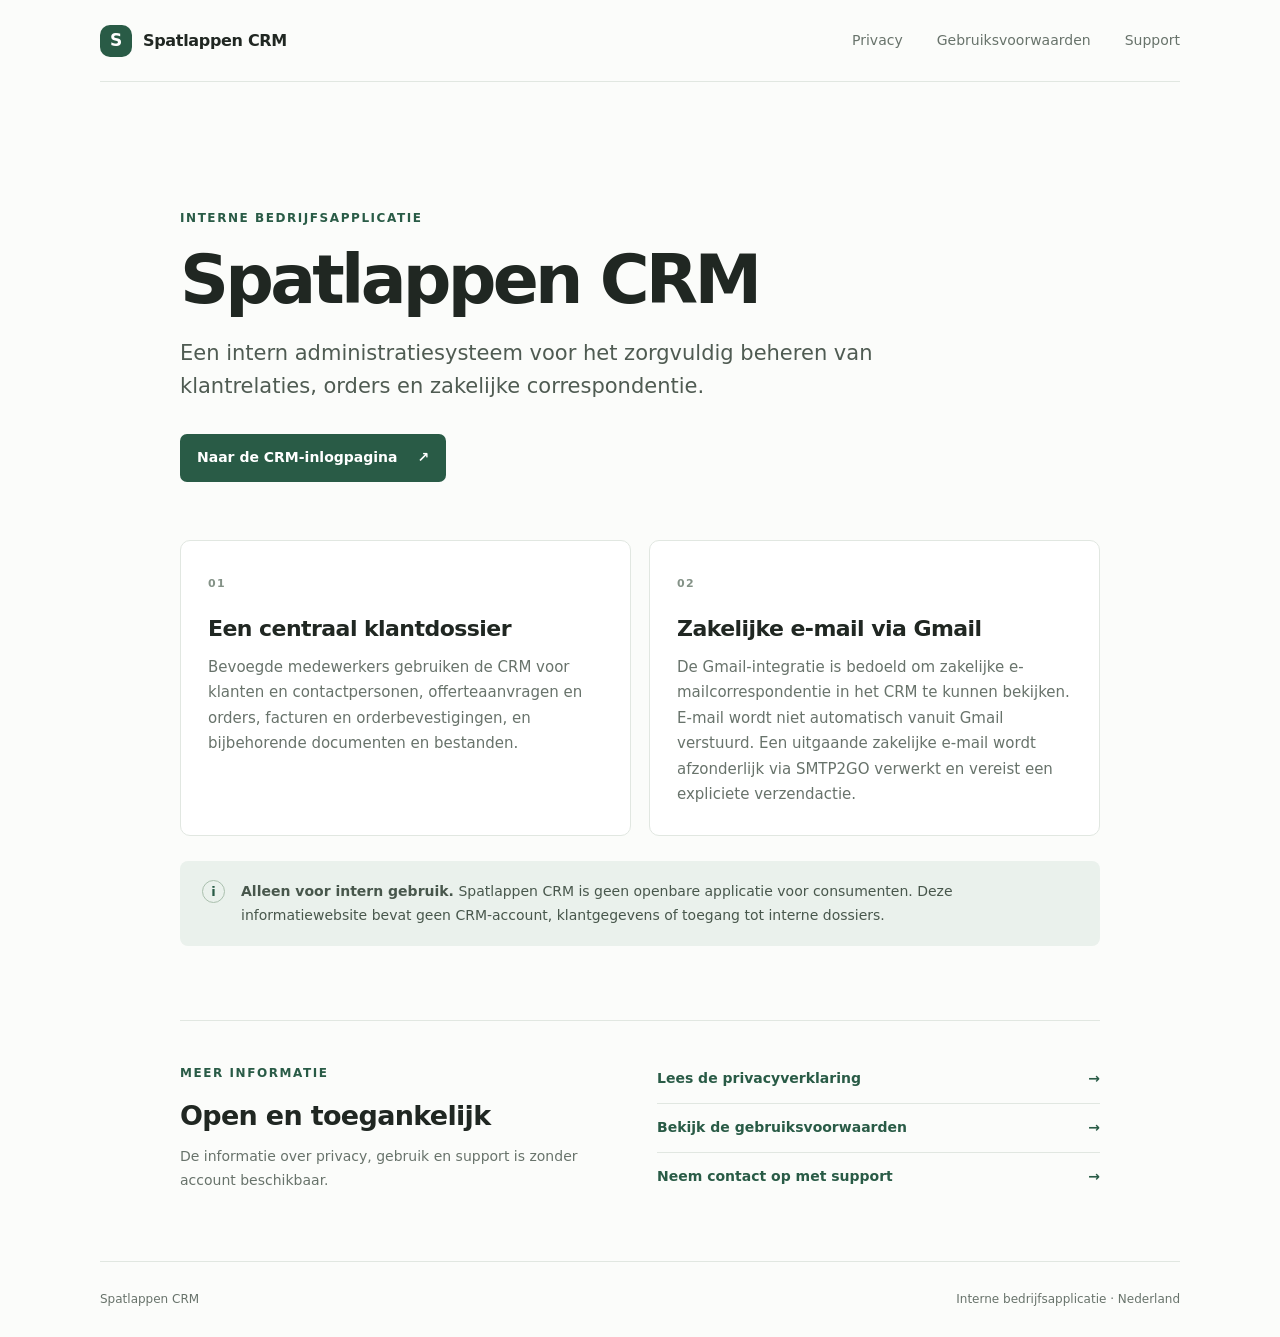
<file: index.html>
<!doctype html>
<html lang="nl">
<head>
  <meta charset="utf-8">
  <meta name="viewport" content="width=device-width, initial-scale=1">
  <meta name="robots" content="noindex, nofollow, noarchive">
  <meta name="googlebot" content="noindex, nofollow">
  <meta name="description" content="Informatie over Spatlappen CRM en de Gmail-integratie.">
  <title>Spatlappen CRM</title>
  <link rel="stylesheet" href="./assets/style.css">
</head>
<body>
  <header class="site-header">
    <a class="brand" href="./" aria-label="Spatlappen CRM — home"><span class="brand-mark" aria-hidden="true">S</span> Spatlappen CRM</a>
    <nav aria-label="Hoofdnavigatie">
      <a href="./privacy/">Privacy</a>
      <a href="./terms/">Gebruiksvoorwaarden</a>
      <a href="./support/">Support</a>
    </nav>
  </header>
  <main>
    <section class="hero">
      <p class="eyebrow">Interne bedrijfsapplicatie</p>
      <h1>Spatlappen CRM</h1>
      <p class="lead">Een intern administratiesysteem voor het zorgvuldig beheren van klantrelaties, orders en zakelijke correspondentie.</p>
      <a class="button" href="https://spatlappen-crm.pages.dev/">Naar de CRM-inlogpagina <span aria-hidden="true">↗</span></a>
    </section>
    <section class="content-grid" aria-label="Over de CRM">
      <article class="card">
        <span class="card-number">01</span>
        <h2>Een centraal klantdossier</h2>
        <p>Bevoegde medewerkers gebruiken de CRM voor klanten en contactpersonen, offerteaanvragen en orders, facturen en orderbevestigingen, en bijbehorende documenten en bestanden.</p>
      </article>
      <article class="card">
        <span class="card-number">02</span>
        <h2>Zakelijke e-mail via Gmail</h2>
        <p>De Gmail-integratie is bedoeld om zakelijke e-mailcorrespondentie in het CRM te kunnen bekijken. E-mail wordt niet automatisch vanuit Gmail verstuurd. Een uitgaande zakelijke e-mail wordt afzonderlijk via SMTP2GO verwerkt en vereist een expliciete verzendactie.</p>
      </article>
    </section>
    <aside class="notice">
      <span class="notice-icon" aria-hidden="true">i</span>
      <p><strong>Alleen voor intern gebruik.</strong> Spatlappen CRM is geen openbare applicatie voor consumenten. Deze informatiewebsite bevat geen CRM-account, klantgegevens of toegang tot interne dossiers.</p>
    </aside>
    <section class="link-panel">
      <div>
        <p class="eyebrow">Meer informatie</p>
        <h2>Open en toegankelijk</h2>
        <p>De informatie over privacy, gebruik en support is zonder account beschikbaar.</p>
      </div>
      <ul class="link-list">
        <li><a href="./privacy/">Lees de privacyverklaring <span aria-hidden="true">→</span></a></li>
        <li><a href="./terms/">Bekijk de gebruiksvoorwaarden <span aria-hidden="true">→</span></a></li>
        <li><a href="./support/">Neem contact op met support <span aria-hidden="true">→</span></a></li>
      </ul>
    </section>
  </main>
  <footer class="site-footer">
    <span>Spatlappen CRM</span>
    <span>Interne bedrijfsapplicatie · Nederland</span>
  </footer>
</body>
</html>
</file>
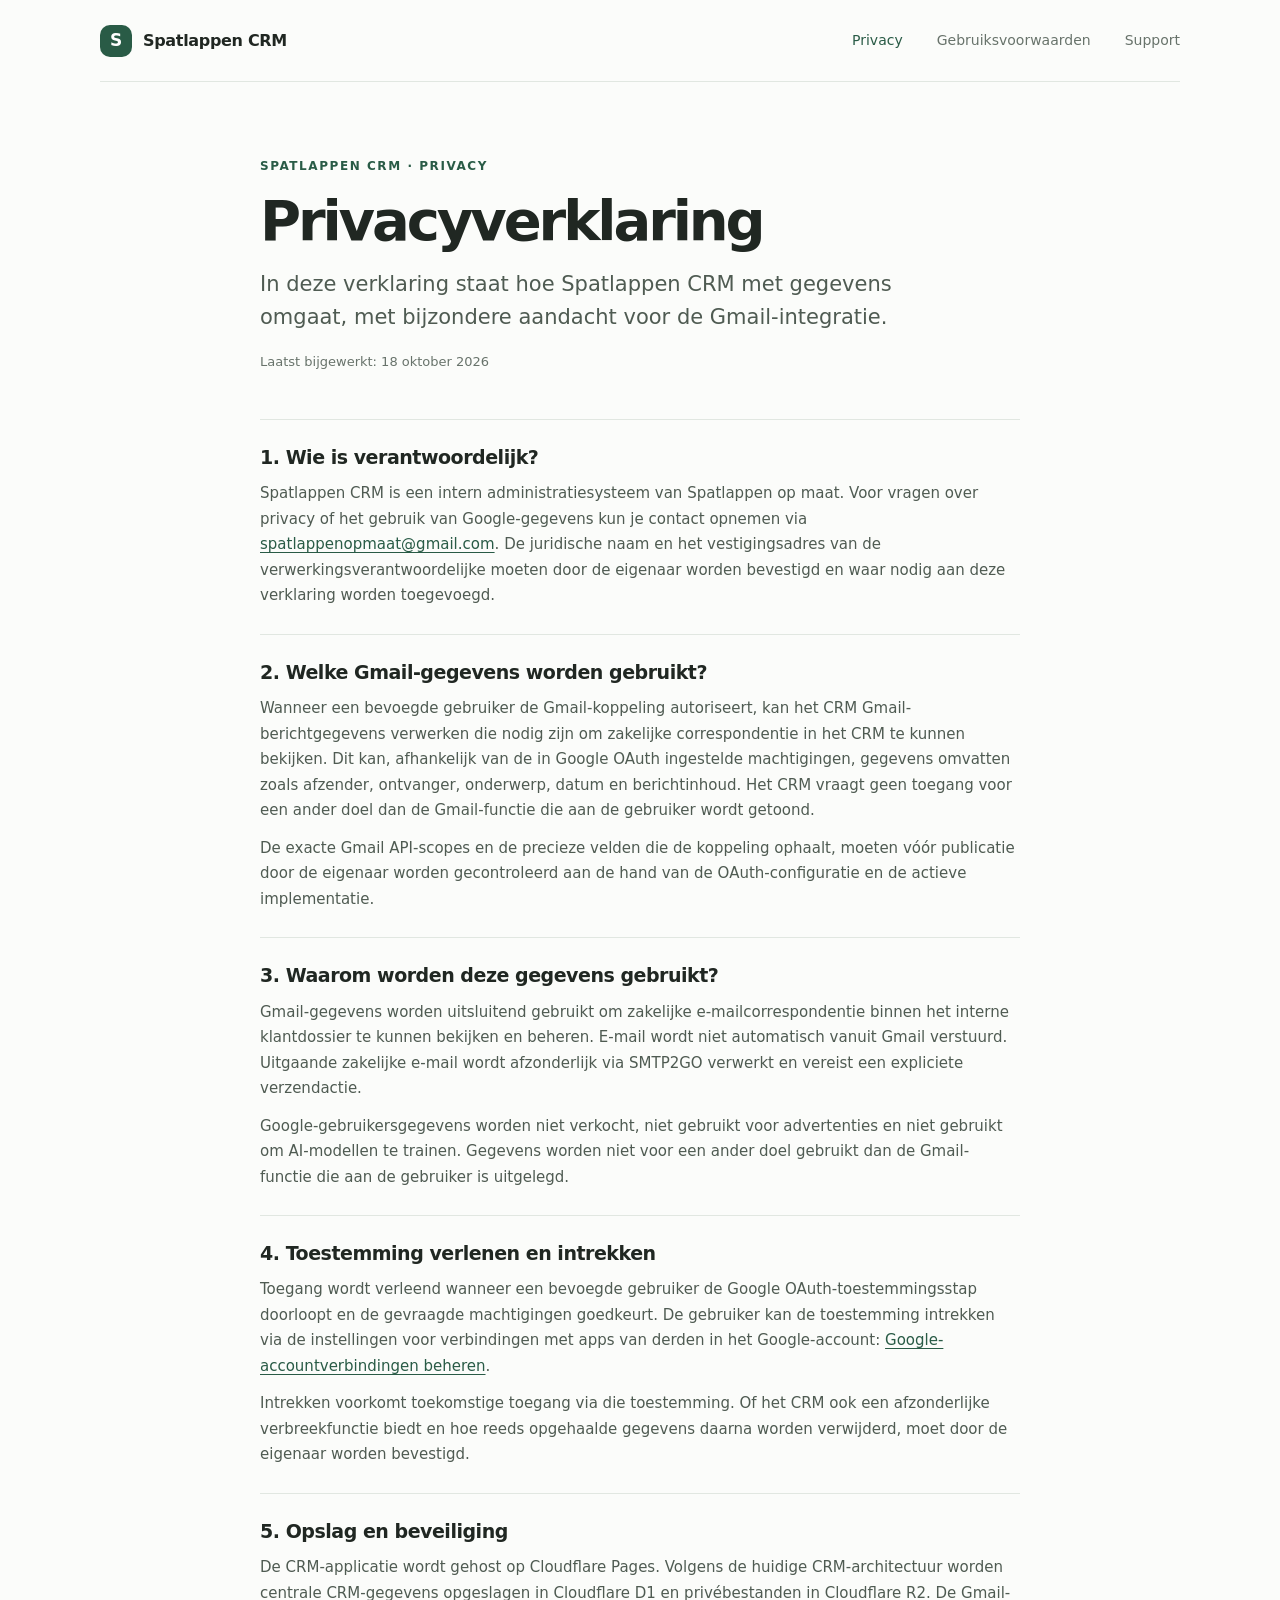
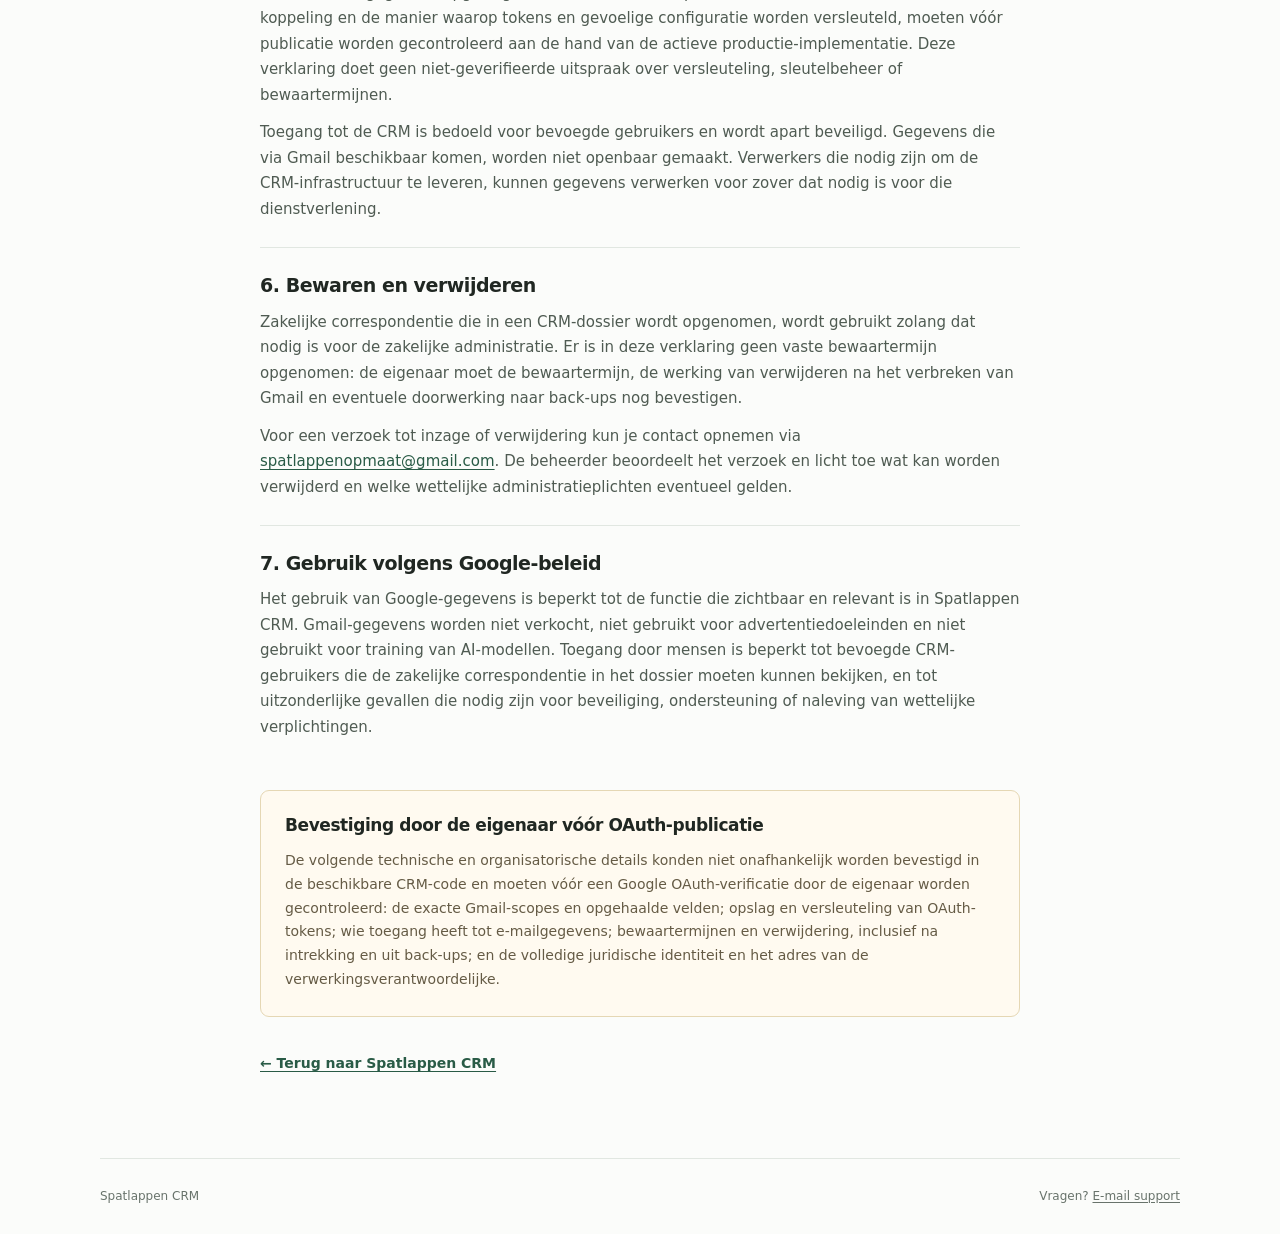
<file: privacy/index.html>
<!doctype html>
<html lang="nl">
<head>
  <meta charset="utf-8">
  <meta name="viewport" content="width=device-width, initial-scale=1">
  <meta name="robots" content="noindex, nofollow, noarchive">
  <meta name="googlebot" content="noindex, nofollow">
  <meta name="description" content="Privacyverklaring voor Spatlappen CRM en de Gmail-integratie.">
  <title>Privacyverklaring — Spatlappen CRM</title>
  <link rel="stylesheet" href="../assets/style.css">
</head>
<body>
  <header class="site-header">
    <a class="brand" href="../" aria-label="Spatlappen CRM — home"><span class="brand-mark" aria-hidden="true">S</span> Spatlappen CRM</a>
    <nav aria-label="Hoofdnavigatie">
      <a aria-current="page" href="./">Privacy</a>
      <a href="../terms/">Gebruiksvoorwaarden</a>
      <a href="../support/">Support</a>
    </nav>
  </header>
  <main class="document">
    <p class="eyebrow">Spatlappen CRM · Privacy</p>
    <h1>Privacyverklaring</h1>
    <p class="lead">In deze verklaring staat hoe Spatlappen CRM met gegevens omgaat, met bijzondere aandacht voor de Gmail-integratie.</p>
    <p class="updated">Laatst bijgewerkt: 18 oktober 2026</p>

    <section>
      <h2>1. Wie is verantwoordelijk?</h2>
      <p>Spatlappen CRM is een intern administratiesysteem van Spatlappen op maat. Voor vragen over privacy of het gebruik van Google-gegevens kun je contact opnemen via <a href="mailto:spatlappenopmaat@gmail.com">spatlappenopmaat@gmail.com</a>. De juridische naam en het vestigingsadres van de verwerkingsverantwoordelijke moeten door de eigenaar worden bevestigd en waar nodig aan deze verklaring worden toegevoegd.</p>
    </section>
    <section>
      <h2>2. Welke Gmail-gegevens worden gebruikt?</h2>
      <p>Wanneer een bevoegde gebruiker de Gmail-koppeling autoriseert, kan het CRM Gmail-berichtgegevens verwerken die nodig zijn om zakelijke correspondentie in het CRM te kunnen bekijken. Dit kan, afhankelijk van de in Google OAuth ingestelde machtigingen, gegevens omvatten zoals afzender, ontvanger, onderwerp, datum en berichtinhoud. Het CRM vraagt geen toegang voor een ander doel dan de Gmail-functie die aan de gebruiker wordt getoond.</p>
      <p>De exacte Gmail API-scopes en de precieze velden die de koppeling ophaalt, moeten vóór publicatie door de eigenaar worden gecontroleerd aan de hand van de OAuth-configuratie en de actieve implementatie.</p>
    </section>
    <section>
      <h2>3. Waarom worden deze gegevens gebruikt?</h2>
      <p>Gmail-gegevens worden uitsluitend gebruikt om zakelijke e-mailcorrespondentie binnen het interne klantdossier te kunnen bekijken en beheren. E-mail wordt niet automatisch vanuit Gmail verstuurd. Uitgaande zakelijke e-mail wordt afzonderlijk via SMTP2GO verwerkt en vereist een expliciete verzendactie.</p>
      <p>Google-gebruikersgegevens worden niet verkocht, niet gebruikt voor advertenties en niet gebruikt om AI-modellen te trainen. Gegevens worden niet voor een ander doel gebruikt dan de Gmail-functie die aan de gebruiker is uitgelegd.</p>
    </section>
    <section>
      <h2>4. Toestemming verlenen en intrekken</h2>
      <p>Toegang wordt verleend wanneer een bevoegde gebruiker de Google OAuth-toestemmingsstap doorloopt en de gevraagde machtigingen goedkeurt. De gebruiker kan de toestemming intrekken via de instellingen voor verbindingen met apps van derden in het Google-account: <a href="https://myaccount.google.com/connections">Google-accountverbindingen beheren</a>.</p>
      <p>Intrekken voorkomt toekomstige toegang via die toestemming. Of het CRM ook een afzonderlijke verbreekfunctie biedt en hoe reeds opgehaalde gegevens daarna worden verwijderd, moet door de eigenaar worden bevestigd.</p>
    </section>
    <section>
      <h2>5. Opslag en beveiliging</h2>
      <p>De CRM-applicatie wordt gehost op Cloudflare Pages. Volgens de huidige CRM-architectuur worden centrale CRM-gegevens opgeslagen in Cloudflare D1 en privébestanden in Cloudflare R2. De Gmail-koppeling en de manier waarop tokens en gevoelige configuratie worden versleuteld, moeten vóór publicatie worden gecontroleerd aan de hand van de actieve productie-implementatie. Deze verklaring doet geen niet-geverifieerde uitspraak over versleuteling, sleutelbeheer of bewaartermijnen.</p>
      <p>Toegang tot de CRM is bedoeld voor bevoegde gebruikers en wordt apart beveiligd. Gegevens die via Gmail beschikbaar komen, worden niet openbaar gemaakt. Verwerkers die nodig zijn om de CRM-infrastructuur te leveren, kunnen gegevens verwerken voor zover dat nodig is voor die dienstverlening.</p>
    </section>
    <section>
      <h2>6. Bewaren en verwijderen</h2>
      <p>Zakelijke correspondentie die in een CRM-dossier wordt opgenomen, wordt gebruikt zolang dat nodig is voor de zakelijke administratie. Er is in deze verklaring geen vaste bewaartermijn opgenomen: de eigenaar moet de bewaartermijn, de werking van verwijderen na het verbreken van Gmail en eventuele doorwerking naar back-ups nog bevestigen.</p>
      <p>Voor een verzoek tot inzage of verwijdering kun je contact opnemen via <a href="mailto:spatlappenopmaat@gmail.com">spatlappenopmaat@gmail.com</a>. De beheerder beoordeelt het verzoek en licht toe wat kan worden verwijderd en welke wettelijke administratieplichten eventueel gelden.</p>
    </section>
    <section>
      <h2>7. Gebruik volgens Google-beleid</h2>
      <p>Het gebruik van Google-gegevens is beperkt tot de functie die zichtbaar en relevant is in Spatlappen CRM. Gmail-gegevens worden niet verkocht, niet gebruikt voor advertentiedoeleinden en niet gebruikt voor training van AI-modellen. Toegang door mensen is beperkt tot bevoegde CRM-gebruikers die de zakelijke correspondentie in het dossier moeten kunnen bekijken, en tot uitzonderlijke gevallen die nodig zijn voor beveiliging, ondersteuning of naleving van wettelijke verplichtingen.</p>
    </section>
    <aside class="owner-note">
      <h2>Bevestiging door de eigenaar vóór OAuth-publicatie</h2>
      <p>De volgende technische en organisatorische details konden niet onafhankelijk worden bevestigd in de beschikbare CRM-code en moeten vóór een Google OAuth-verificatie door de eigenaar worden gecontroleerd: de exacte Gmail-scopes en opgehaalde velden; opslag en versleuteling van OAuth-tokens; wie toegang heeft tot e-mailgegevens; bewaartermijnen en verwijdering, inclusief na intrekking en uit back-ups; en de volledige juridische identiteit en het adres van de verwerkingsverantwoordelijke.</p>
    </aside>
    <p class="back-link"><a href="../">← Terug naar Spatlappen CRM</a></p>
  </main>
  <footer class="site-footer">
    <span>Spatlappen CRM</span>
    <span>Vragen? <a href="mailto:spatlappenopmaat@gmail.com">E-mail support</a></span>
  </footer>
</body>
</html>
</file>
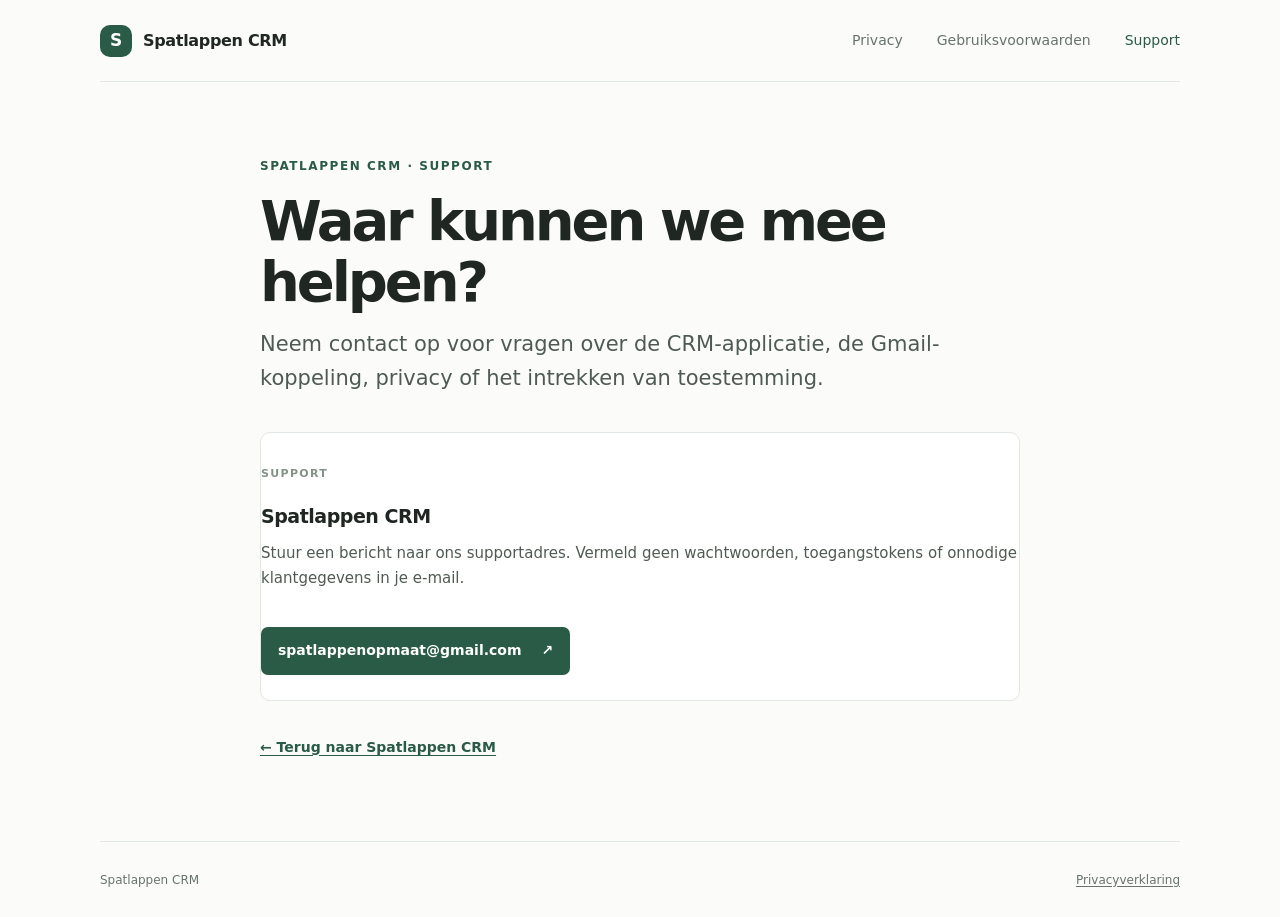
<file: support/index.html>
<!doctype html>
<html lang="nl">
<head>
  <meta charset="utf-8">
  <meta name="viewport" content="width=device-width, initial-scale=1">
  <meta name="robots" content="noindex, nofollow, noarchive">
  <meta name="googlebot" content="noindex, nofollow">
  <meta name="description" content="Support voor Spatlappen CRM en de Gmail-koppeling.">
  <title>Support — Spatlappen CRM</title>
  <link rel="stylesheet" href="../assets/style.css">
</head>
<body>
  <header class="site-header">
    <a class="brand" href="../" aria-label="Spatlappen CRM — home"><span class="brand-mark" aria-hidden="true">S</span> Spatlappen CRM</a>
    <nav aria-label="Hoofdnavigatie">
      <a href="../privacy/">Privacy</a>
      <a href="../terms/">Gebruiksvoorwaarden</a>
      <a aria-current="page" href="./">Support</a>
    </nav>
  </header>
  <main class="document support-document">
    <p class="eyebrow">Spatlappen CRM · Support</p>
    <h1>Waar kunnen we mee helpen?</h1>
    <p class="lead">Neem contact op voor vragen over de CRM-applicatie, de Gmail-koppeling, privacy of het intrekken van toestemming.</p>
    <section class="contact-card">
      <span class="card-number">SUPPORT</span>
      <h2>Spatlappen CRM</h2>
      <p>Stuur een bericht naar ons supportadres. Vermeld geen wachtwoorden, toegangstokens of onnodige klantgegevens in je e-mail.</p>
      <a class="button" href="mailto:spatlappenopmaat@gmail.com">spatlappenopmaat@gmail.com <span aria-hidden="true">↗</span></a>
    </section>
    <p class="back-link"><a href="../">← Terug naar Spatlappen CRM</a></p>
  </main>
  <footer class="site-footer">
    <span>Spatlappen CRM</span>
    <span><a href="../privacy/">Privacyverklaring</a></span>
  </footer>
</body>
</html>
</file>
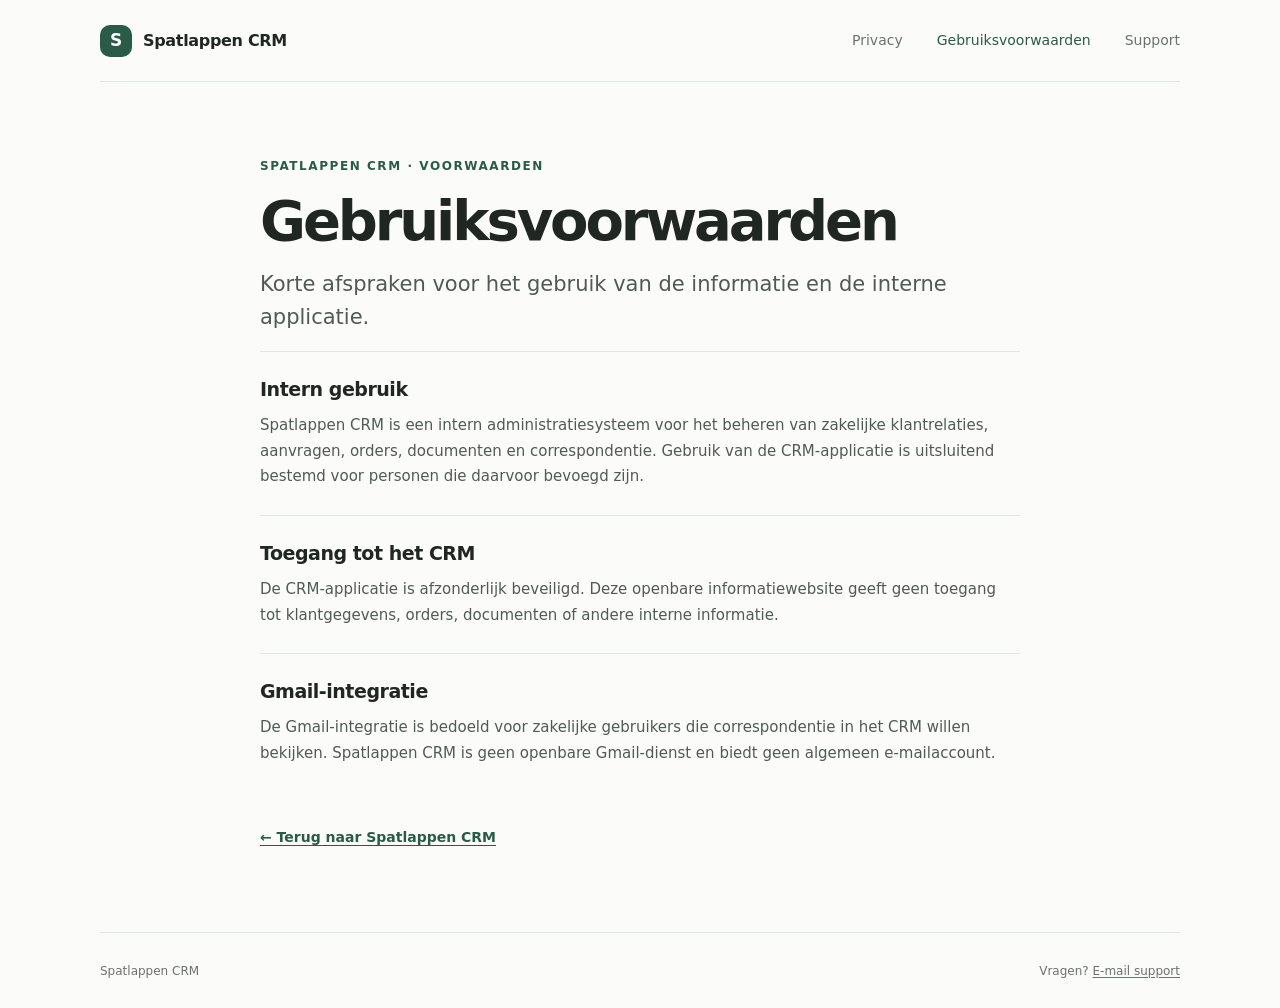
<file: terms/index.html>
<!doctype html>
<html lang="nl">
<head>
  <meta charset="utf-8">
  <meta name="viewport" content="width=device-width, initial-scale=1">
  <meta name="robots" content="noindex, nofollow, noarchive">
  <meta name="googlebot" content="noindex, nofollow">
  <meta name="description" content="Gebruiksvoorwaarden voor Spatlappen CRM.">
  <title>Gebruiksvoorwaarden — Spatlappen CRM</title>
  <link rel="stylesheet" href="../assets/style.css">
</head>
<body>
  <header class="site-header">
    <a class="brand" href="../" aria-label="Spatlappen CRM — home"><span class="brand-mark" aria-hidden="true">S</span> Spatlappen CRM</a>
    <nav aria-label="Hoofdnavigatie">
      <a href="../privacy/">Privacy</a>
      <a aria-current="page" href="./">Gebruiksvoorwaarden</a>
      <a href="../support/">Support</a>
    </nav>
  </header>
  <main class="document">
    <p class="eyebrow">Spatlappen CRM · Voorwaarden</p>
    <h1>Gebruiksvoorwaarden</h1>
    <p class="lead">Korte afspraken voor het gebruik van de informatie en de interne applicatie.</p>
    <section>
      <h2>Intern gebruik</h2>
      <p>Spatlappen CRM is een intern administratiesysteem voor het beheren van zakelijke klantrelaties, aanvragen, orders, documenten en correspondentie. Gebruik van de CRM-applicatie is uitsluitend bestemd voor personen die daarvoor bevoegd zijn.</p>
    </section>
    <section>
      <h2>Toegang tot het CRM</h2>
      <p>De CRM-applicatie is afzonderlijk beveiligd. Deze openbare informatiewebsite geeft geen toegang tot klantgegevens, orders, documenten of andere interne informatie.</p>
    </section>
    <section>
      <h2>Gmail-integratie</h2>
      <p>De Gmail-integratie is bedoeld voor zakelijke gebruikers die correspondentie in het CRM willen bekijken. Spatlappen CRM is geen openbare Gmail-dienst en biedt geen algemeen e-mailaccount.</p>
    </section>
    <p class="back-link"><a href="../">← Terug naar Spatlappen CRM</a></p>
  </main>
  <footer class="site-footer">
    <span>Spatlappen CRM</span>
    <span>Vragen? <a href="mailto:spatlappenopmaat@gmail.com">E-mail support</a></span>
  </footer>
</body>
</html>
</file>
<file: assets/style.css>
:root {
  color-scheme: light;
  --ink: #202722;
  --muted: #68736b;
  --green: #295b46;
  --green-dark: #1f4636;
  --mint: #eaf1ec;
  --paper: #fbfcfa;
  --line: #e1e7e1;
  --white: #fff;
  font-family: Inter, ui-sans-serif, system-ui, -apple-system, BlinkMacSystemFont, "Segoe UI", sans-serif;
  font-synthesis: none;
  text-rendering: optimizeLegibility;
}

* { box-sizing: border-box; }
html { min-width: 320px; background: var(--paper); }
body { margin: 0; color: var(--ink); font-size: 16px; line-height: 1.7; }
a { color: var(--green); text-underline-offset: .2em; }
a:hover { color: var(--green-dark); }
a:focus-visible { outline: 3px solid #8aaa95; outline-offset: 4px; border-radius: 3px; }

.site-header, .site-footer {
  width: min(100% - 48px, 1080px);
  margin-inline: auto;
  display: flex;
  align-items: center;
  justify-content: space-between;
}
.site-header { min-height: 82px; border-bottom: 1px solid var(--line); }
.brand { display: inline-flex; gap: 11px; align-items: center; color: var(--ink); font-weight: 700; text-decoration: none; letter-spacing: -.02em; }
.brand-mark { display: grid; width: 32px; height: 32px; place-items: center; border-radius: 10px; background: var(--green); color: white; font-size: 17px; }
nav { display: flex; gap: clamp(16px, 3vw, 34px); }
nav a { color: var(--muted); font-size: 14px; text-decoration: none; }
nav a[aria-current="page"], nav a:hover { color: var(--green); }

main { width: min(100% - 48px, 920px); margin: 0 auto; }
.hero { padding: clamp(72px, 11vw, 126px) 0 58px; max-width: 760px; }
.eyebrow { margin: 0 0 15px; color: var(--green); font-size: 12px; font-weight: 750; letter-spacing: .13em; text-transform: uppercase; }
h1, h2, p { margin-top: 0; }
h1 { max-width: 800px; margin-bottom: 20px; font-size: clamp(42px, 7vw, 68px); line-height: 1.08; letter-spacing: -.055em; }
h2 { margin-bottom: 12px; font-size: 22px; line-height: 1.28; letter-spacing: -.025em; }
.lead { max-width: 700px; margin-bottom: 30px; color: #4f5b52; font-size: clamp(18px, 2.5vw, 21px); line-height: 1.6; }
.button { display: inline-flex; align-items: center; gap: 20px; min-height: 48px; padding: 11px 17px; border-radius: 7px; background: var(--green); color: var(--white); font-size: 14px; font-weight: 650; text-decoration: none; }
.button:hover { background: var(--green-dark); color: var(--white); }
.content-grid { display: grid; grid-template-columns: repeat(2, minmax(0, 1fr)); gap: 18px; }
.card, .contact-card { padding: 27px; border: 1px solid var(--line); border-radius: 10px; background: var(--white); }
.card p, .contact-card p { margin-bottom: 0; color: var(--muted); font-size: 15px; }
.card-number { display: inline-block; margin-bottom: 21px; color: #849287; font-size: 11px; font-weight: 750; letter-spacing: .12em; }
.notice { display: flex; gap: 16px; align-items: flex-start; margin: 25px 0 74px; padding: 19px 22px; border-radius: 8px; background: var(--mint); }
.notice-icon { flex: 0 0 23px; display: grid; width: 23px; height: 23px; place-items: center; border: 1px solid #aac0ae; border-radius: 50%; color: var(--green); font-size: 13px; font-weight: 700; }
.notice p { margin: 0; color: #48574c; font-size: 14px; }
.link-panel { display: grid; grid-template-columns: 1fr 1fr; gap: 34px; align-items: center; padding: 34px 0 60px; border-top: 1px solid var(--line); }
.link-panel h2 { font-size: 27px; }
.link-panel p:not(.eyebrow) { margin: 0; color: var(--muted); font-size: 14px; }
.link-list { display: grid; gap: 0; margin: 0; padding: 0; list-style: none; }
.link-list li + li { border-top: 1px solid var(--line); }
.link-list a { display: flex; justify-content: space-between; gap: 14px; padding: 12px 0; font-size: 14px; font-weight: 600; text-decoration: none; }

.document { max-width: 760px; padding-top: 74px; padding-bottom: 82px; }
.document h1 { margin-bottom: 16px; font-size: clamp(39px, 6vw, 56px); }
.document .lead { margin-bottom: 16px; }
.updated { margin-bottom: 46px; color: var(--muted); font-size: 13px; }
.document section { padding: 25px 0; border-top: 1px solid var(--line); }
.document section h2 { font-size: 19px; }
.document section p { margin-bottom: 12px; color: #4f5b52; font-size: 15px; }
.document section p:last-child { margin-bottom: 0; }
.owner-note { margin-top: 25px; padding: 24px; border: 1px solid #e5d7b4; border-radius: 9px; background: #fffaf0; }
.owner-note h2 { font-size: 17px; }
.owner-note p { margin: 0; color: #655b45; font-size: 14px; }
.back-link { margin: 35px 0 0; font-size: 14px; font-weight: 600; }
.support-document { min-height: 65vh; }
.contact-card { margin-top: 36px; }
.contact-card .button { margin-top: 23px; }
.site-footer { min-height: 76px; border-top: 1px solid var(--line); color: var(--muted); font-size: 12px; }
.site-footer a { color: inherit; }

@media (max-width: 640px) {
  .site-header, .site-footer { width: min(100% - 36px, 1080px); }
  main { width: min(100% - 36px, 920px); }
  .site-header { min-height: 72px; align-items: flex-start; flex-direction: column; justify-content: center; gap: 8px; padding-block: 12px; }
  nav { width: 100%; justify-content: space-between; gap: 8px; }
  nav a { font-size: 12px; }
  .hero { padding-top: 68px; }
  .content-grid, .link-panel { grid-template-columns: 1fr; }
  .notice { margin-bottom: 56px; }
  .link-panel { gap: 12px; padding-bottom: 42px; }
  .document { padding-top: 55px; }
  .site-footer { align-items: flex-start; flex-direction: column; justify-content: center; gap: 2px; padding-block: 16px; }
}
</file>
